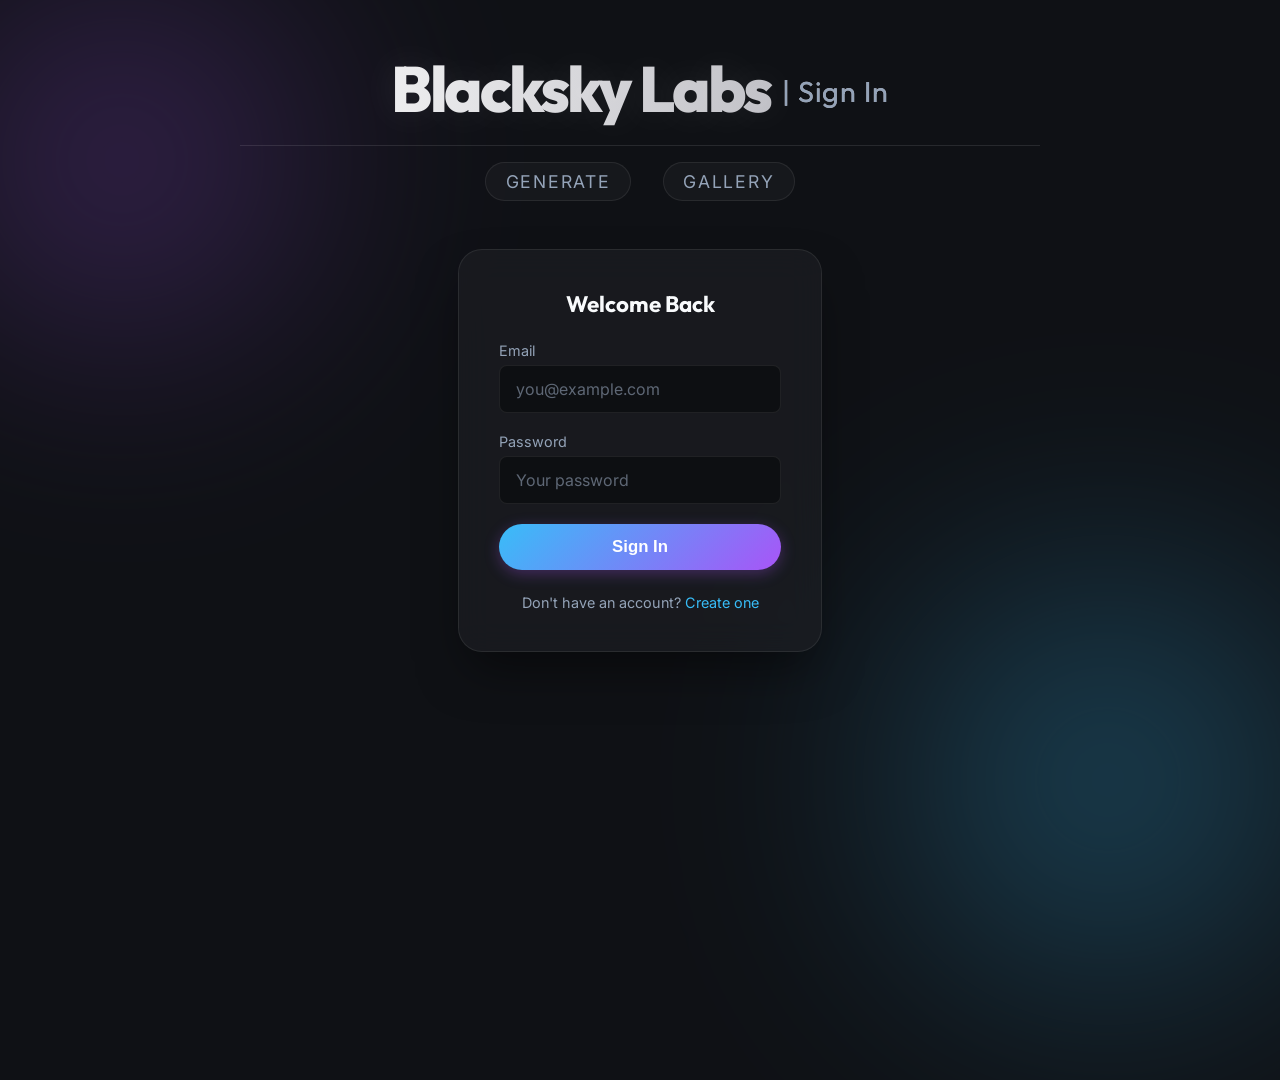
<file: templates/login.html>
<!DOCTYPE html>
<html lang="en">

<head>
    <meta charset="UTF-8">
    <meta name="viewport" content="width=device-width, initial-scale=1.0">
    <title>Symphony - Sign In</title>
    <link rel="stylesheet" href="/static/style.css">
    <link href="https://fonts.googleapis.com/css2?family=Inter:wght@300;400;500;600;700&display=swap" rel="stylesheet">
    <link href="https://fonts.googleapis.com/css2?family=Outfit:wght@400;600;800&display=swap" rel="stylesheet">
    <style>
        .auth-panel {
            max-width: 420px;
            margin: 0 auto;
        }
        .auth-input {
            width: 100%;
            padding: 0.8rem 1rem;
            background: rgba(0, 0, 0, 0.4);
            border: 1px solid var(--glass-border);
            border-radius: 8px;
            color: var(--text-primary);
            font-size: 1rem;
            font-family: 'Inter', sans-serif;
            transition: border-color 0.2s;
        }
        .auth-input:focus {
            outline: none;
            border-color: var(--accent-glow);
        }
        .auth-input::placeholder {
            color: var(--text-secondary);
            opacity: 0.6;
        }
        .auth-label {
            display: block;
            margin-bottom: 0.4rem;
            font-size: 0.9rem;
            color: var(--text-secondary);
        }
        .auth-field {
            margin-bottom: 1.25rem;
        }
        .auth-error {
            color: #ef4444;
            font-size: 0.85rem;
            margin-bottom: 1rem;
            display: none;
        }
        .auth-link {
            color: var(--accent-glow);
            text-decoration: none;
        }
        .auth-link:hover {
            text-decoration: underline;
        }
    </style>
</head>

<body>
    <div class="background-blob blob-1"></div>
    <div class="background-blob blob-2"></div>

    <main class="container">
        <header>
            <h1 class="glow-text" style="display: flex; align-items: center; justify-content: center; gap: 0.75rem;">
                Blacksky Labs
                <span style="font-size: 0.45em; font-weight: 400; color: var(--text-secondary); letter-spacing: 1px; margin-top: 0.3rem;">| Sign In</span>
            </h1>
            <div style="display: flex; justify-content: center; gap: 2rem; margin-top: 1rem; border-top: 1px solid rgba(255,255,255,0.1); padding-top: 1rem;">
                <a href="/" class="subtitle" style="text-decoration: none; cursor: pointer; transition: all 0.3s ease;">Generate</a>
                <a href="/gallery" class="subtitle" style="text-decoration: none; cursor: pointer; transition: all 0.3s ease;">Gallery</a>
            </div>
        </header>

        <section class="glass-panel auth-panel">
            <h2 style="font-family: 'Outfit', sans-serif; text-align: center; margin-bottom: 1.5rem; font-size: 1.4rem;">Welcome Back</h2>

            <div id="auth-error" class="auth-error"></div>

            <form id="login-form">
                <div class="auth-field">
                    <label class="auth-label" for="email">Email</label>
                    <input type="email" id="email" class="auth-input" placeholder="you@example.com" required autocomplete="email">
                </div>
                <div class="auth-field">
                    <label class="auth-label" for="password">Password</label>
                    <input type="password" id="password" class="auth-input" placeholder="Your password" required autocomplete="current-password">
                </div>
                <button type="submit" id="login-btn" class="primary-btn" style="width: 100%; margin-top: 0.5rem;">
                    <span class="btn-text">Sign In</span>
                    <span class="btn-loader hidden"></span>
                </button>
            </form>

            <p style="text-align: center; margin-top: 1.5rem; color: var(--text-secondary); font-size: 0.9rem;">
                Don't have an account? <a href="/register" class="auth-link">Create one</a>
            </p>
        </section>
    </main>

    <script>
        const form = document.getElementById('login-form');
        const errorDiv = document.getElementById('auth-error');
        const btn = document.getElementById('login-btn');

        form.addEventListener('submit', async (e) => {
            e.preventDefault();
            errorDiv.style.display = 'none';
            btn.disabled = true;
            btn.querySelector('.btn-text').textContent = 'Signing in...';

            try {
                const res = await fetch('/api/auth/login', {
                    method: 'POST',
                    headers: { 'Content-Type': 'application/json' },
                    body: JSON.stringify({
                        email: document.getElementById('email').value,
                        password: document.getElementById('password').value
                    })
                });

                const data = await res.json();

                if (!res.ok) {
                    errorDiv.textContent = data.error || 'Login failed';
                    errorDiv.style.display = 'block';
                    return;
                }

                window.location.href = '/';
            } catch (err) {
                errorDiv.textContent = 'Network error. Please try again.';
                errorDiv.style.display = 'block';
            } finally {
                btn.disabled = false;
                btn.querySelector('.btn-text').textContent = 'Sign In';
            }
        });
    </script>
</body>

</html>
</file>
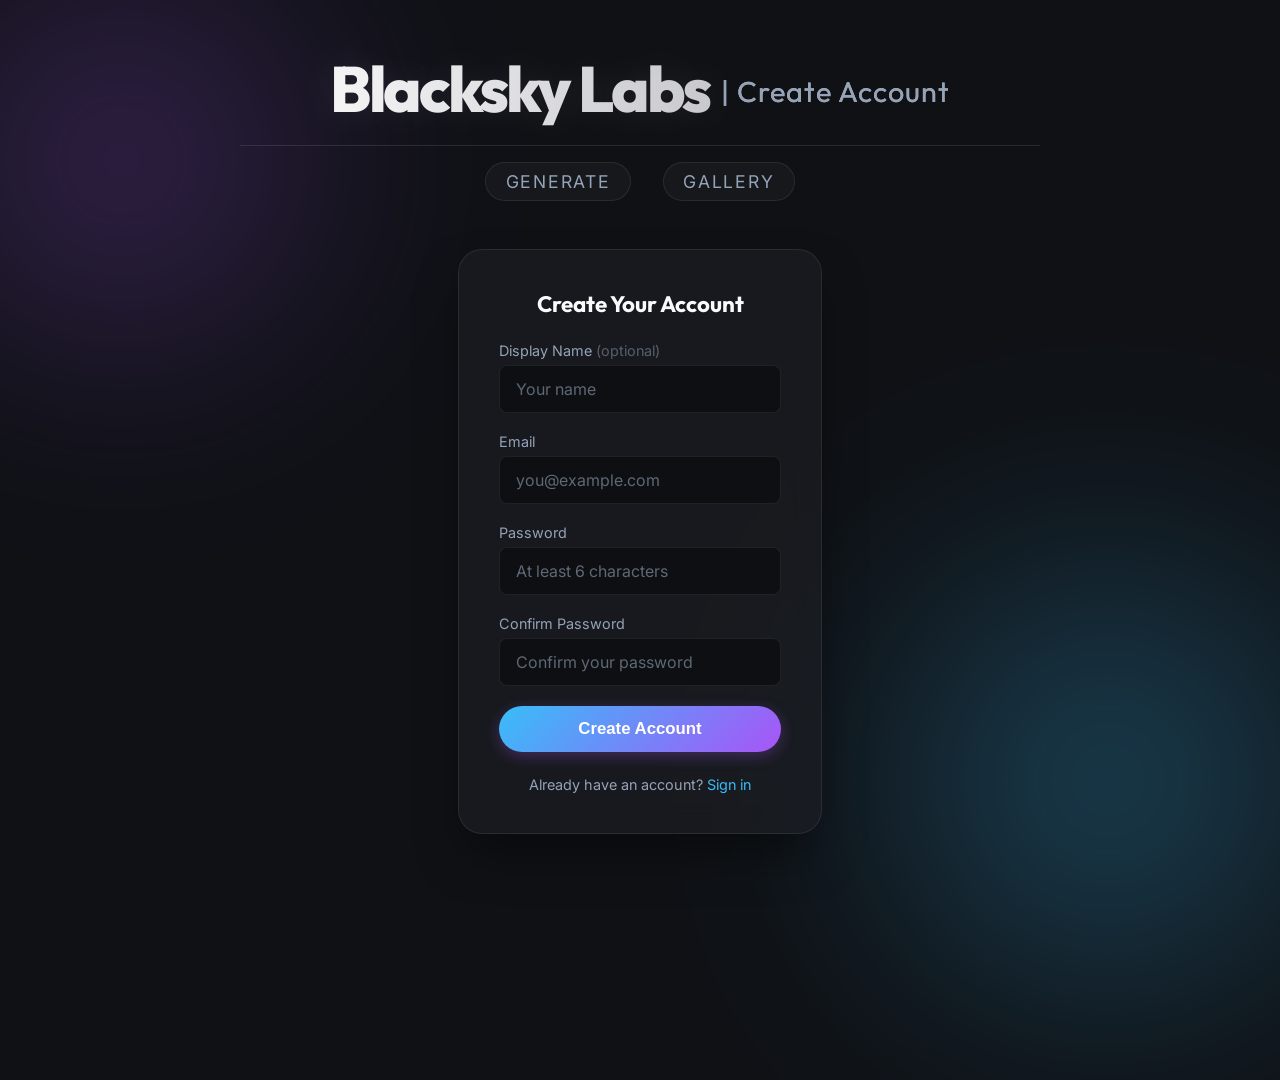
<file: templates/register.html>
<!DOCTYPE html>
<html lang="en">

<head>
    <meta charset="UTF-8">
    <meta name="viewport" content="width=device-width, initial-scale=1.0">
    <title>Symphony - Create Account</title>
    <link rel="stylesheet" href="/static/style.css">
    <link href="https://fonts.googleapis.com/css2?family=Inter:wght@300;400;500;600;700&display=swap" rel="stylesheet">
    <link href="https://fonts.googleapis.com/css2?family=Outfit:wght@400;600;800&display=swap" rel="stylesheet">
    <style>
        .auth-panel {
            max-width: 420px;
            margin: 0 auto;
        }
        .auth-input {
            width: 100%;
            padding: 0.8rem 1rem;
            background: rgba(0, 0, 0, 0.4);
            border: 1px solid var(--glass-border);
            border-radius: 8px;
            color: var(--text-primary);
            font-size: 1rem;
            font-family: 'Inter', sans-serif;
            transition: border-color 0.2s;
        }
        .auth-input:focus {
            outline: none;
            border-color: var(--accent-glow);
        }
        .auth-input::placeholder {
            color: var(--text-secondary);
            opacity: 0.6;
        }
        .auth-label {
            display: block;
            margin-bottom: 0.4rem;
            font-size: 0.9rem;
            color: var(--text-secondary);
        }
        .auth-field {
            margin-bottom: 1.25rem;
        }
        .auth-error {
            color: #ef4444;
            font-size: 0.85rem;
            margin-bottom: 1rem;
            display: none;
        }
        .auth-link {
            color: var(--accent-glow);
            text-decoration: none;
        }
        .auth-link:hover {
            text-decoration: underline;
        }
    </style>
</head>

<body>
    <div class="background-blob blob-1"></div>
    <div class="background-blob blob-2"></div>

    <main class="container">
        <header>
            <h1 class="glow-text" style="display: flex; align-items: center; justify-content: center; gap: 0.75rem;">
                Blacksky Labs
                <span style="font-size: 0.45em; font-weight: 400; color: var(--text-secondary); letter-spacing: 1px; margin-top: 0.3rem;">| Create Account</span>
            </h1>
            <div style="display: flex; justify-content: center; gap: 2rem; margin-top: 1rem; border-top: 1px solid rgba(255,255,255,0.1); padding-top: 1rem;">
                <a href="/" class="subtitle" style="text-decoration: none; cursor: pointer; transition: all 0.3s ease;">Generate</a>
                <a href="/gallery" class="subtitle" style="text-decoration: none; cursor: pointer; transition: all 0.3s ease;">Gallery</a>
            </div>
        </header>

        <section class="glass-panel auth-panel">
            <h2 style="font-family: 'Outfit', sans-serif; text-align: center; margin-bottom: 1.5rem; font-size: 1.4rem;">Create Your Account</h2>

            <div id="auth-error" class="auth-error"></div>

            <form id="register-form">
                <div class="auth-field">
                    <label class="auth-label" for="display_name">Display Name <span style="opacity: 0.5;">(optional)</span></label>
                    <input type="text" id="display_name" class="auth-input" placeholder="Your name" autocomplete="name">
                </div>
                <div class="auth-field">
                    <label class="auth-label" for="email">Email</label>
                    <input type="email" id="email" class="auth-input" placeholder="you@example.com" required autocomplete="email">
                </div>
                <div class="auth-field">
                    <label class="auth-label" for="password">Password</label>
                    <input type="password" id="password" class="auth-input" placeholder="At least 6 characters" required minlength="6" autocomplete="new-password">
                </div>
                <div class="auth-field">
                    <label class="auth-label" for="password_confirm">Confirm Password</label>
                    <input type="password" id="password_confirm" class="auth-input" placeholder="Confirm your password" required minlength="6" autocomplete="new-password">
                </div>
                <button type="submit" id="register-btn" class="primary-btn" style="width: 100%; margin-top: 0.5rem;">
                    <span class="btn-text">Create Account</span>
                    <span class="btn-loader hidden"></span>
                </button>
            </form>

            <p style="text-align: center; margin-top: 1.5rem; color: var(--text-secondary); font-size: 0.9rem;">
                Already have an account? <a href="/login" class="auth-link">Sign in</a>
            </p>
        </section>
    </main>

    <script>
        const form = document.getElementById('register-form');
        const errorDiv = document.getElementById('auth-error');
        const btn = document.getElementById('register-btn');

        form.addEventListener('submit', async (e) => {
            e.preventDefault();
            errorDiv.style.display = 'none';

            const password = document.getElementById('password').value;
            const confirm = document.getElementById('password_confirm').value;

            if (password !== confirm) {
                errorDiv.textContent = 'Passwords do not match';
                errorDiv.style.display = 'block';
                return;
            }

            btn.disabled = true;
            btn.querySelector('.btn-text').textContent = 'Creating account...';

            try {
                const res = await fetch('/api/auth/register', {
                    method: 'POST',
                    headers: { 'Content-Type': 'application/json' },
                    body: JSON.stringify({
                        email: document.getElementById('email').value,
                        display_name: document.getElementById('display_name').value,
                        password: password
                    })
                });

                const data = await res.json();

                if (!res.ok) {
                    errorDiv.textContent = data.error || 'Registration failed';
                    errorDiv.style.display = 'block';
                    return;
                }

                window.location.href = '/';
            } catch (err) {
                errorDiv.textContent = 'Network error. Please try again.';
                errorDiv.style.display = 'block';
            } finally {
                btn.disabled = false;
                btn.querySelector('.btn-text').textContent = 'Create Account';
            }
        });
    </script>
</body>

</html>
</file>
<file: static/style.css>
:root {
    --bg-color: #0f1115;
    --text-primary: #f8fafc;
    --text-secondary: #94a3b8;
    --accent-glow: #38bdf8;
    --accent-purple: #a855f7;
    --glass-bg: rgba(255, 255, 255, 0.03);
    --glass-border: rgba(255, 255, 255, 0.08);
    --panel-shadow: 0 25px 50px -12px rgba(0, 0, 0, 0.5);
    --transition-smooth: all 0.4s cubic-bezier(0.4, 0, 0.2, 1);
}

* {
    box-sizing: border-box;
    margin: 0;
    padding: 0;
}

body {
    font-family: 'Inter', sans-serif;
    background-color: var(--bg-color);
    color: var(--text-primary);
    min-height: 100vh;
    display: flex;
    justify-content: center;
    align-items: flex-start;
    padding: 3rem 1rem;
    overflow-x: hidden;
    position: relative;
}

/* Dynamic Background Blobs */
.background-blob {
    position: absolute;
    filter: blur(120px);
    z-index: -1;
    opacity: 0.4;
    animation: float 20s ease-in-out infinite;
}

.blob-1 {
    width: 500px;
    height: 500px;
    background: radial-gradient(circle, var(--accent-purple) 0%, transparent 70%);
    top: -10%;
    left: -10%;
}

.blob-2 {
    width: 600px;
    height: 600px;
    background: radial-gradient(circle, var(--accent-glow) 0%, transparent 70%);
    bottom: -20%;
    right: -10%;
    animation-delay: -10s;
}

@keyframes float {

    0%,
    100% {
        transform: translate(0, 0) scale(1);
    }

    33% {
        transform: translate(30px, -50px) scale(1.1);
    }

    66% {
        transform: translate(-20px, 20px) scale(0.9);
    }
}

.container {
    width: 100%;
    max-width: 800px;
    display: flex;
    flex-direction: column;
    gap: 2rem;
    z-index: 1;
}

header {
    text-align: center;
    margin-bottom: 1rem;
}

h1.glow-text {
    font-family: 'Outfit', sans-serif;
    font-size: 4rem;
    font-weight: 800;
    margin-bottom: 0.5rem;
    background: linear-gradient(to right, #fff, #a1a1aa);
    -webkit-background-clip: text;
    background-clip: text;
    color: transparent;
    letter-spacing: -0.05em;
    text-shadow: 0 0 40px rgba(255, 255, 255, 0.1);
}

.subtitle {
    display: inline-block;
    color: var(--text-secondary);
    font-size: 1.1rem;
    letter-spacing: 0.1em;
    text-transform: uppercase;
    border: 1px solid var(--glass-border);
    padding: 0.5rem 1.2rem;
    border-radius: 999px;
    background: var(--glass-bg);
}

/* Glassmorphism Panels */
.glass-panel {
    background: rgba(30, 32, 38, 0.6);
    backdrop-filter: blur(16px);
    -webkit-backdrop-filter: blur(16px);
    border: 1px solid var(--glass-border);
    border-radius: 24px;
    padding: 2.5rem;
    box-shadow: var(--panel-shadow);
    transition: var(--transition-smooth);
}

.glass-panel:hover {
    border-color: rgba(255, 255, 255, 0.15);
    box-shadow: 0 30px 60px -15px rgba(0, 0, 0, 0.7);
}

/* Inputs & Form */
.input-group {
    display: flex;
    flex-direction: column;
    gap: 0.75rem;
    margin-bottom: 2rem;
}

.input-group label {
    font-weight: 500;
    color: #e2e8f0;
    font-size: 1.1rem;
}

textarea {
    width: 100%;
    background: rgba(0, 0, 0, 0.3);
    border: 1px solid var(--glass-border);
    border-radius: 16px;
    padding: 1.25rem;
    color: #fff;
    font-family: inherit;
    font-size: 1.05rem;
    resize: none;
    transition: var(--transition-smooth);
    line-height: 1.5;
}

textarea:focus {
    outline: none;
    border-color: var(--accent-glow);
    background: rgba(0, 0, 0, 0.5);
    box-shadow: 0 0 0 4px rgba(56, 189, 248, 0.1);
}

textarea::placeholder {
    color: #475569;
}

/* Drop Zone Styles */
.drop-zone {
    width: 100%;
    min-height: 120px;
    padding: 1.5rem;
    display: flex;
    align-items: center;
    justify-content: center;
    text-align: center;
    font-weight: 500;
    font-size: 1rem;
    cursor: pointer;
    color: var(--text-secondary);
    border: 2px dashed rgba(255, 255, 255, 0.2);
    border-radius: 16px;
    background: rgba(0, 0, 0, 0.2);
    transition: var(--transition-smooth);
    position: relative;
    overflow: hidden;
}

.drop-zone--over {
    border-style: solid;
    border-color: var(--accent-glow);
    background: rgba(56, 189, 248, 0.05);
}

.drop-zone__input {
    display: none;
}

.drop-zone__preview {
    position: absolute;
    top: 0;
    left: 0;
    width: 100%;
    height: 100%;
    background: rgba(0, 0, 0, 0.8);
    display: flex;
    align-items: center;
    justify-content: center;
}

.drop-zone__preview img {
    max-width: 100%;
    max-height: 100%;
    object-fit: contain;
    border-radius: 16px;
}

.remove-btn {
    position: absolute;
    top: 10px;
    right: 10px;
    width: 30px;
    height: 30px;
    border-radius: 50%;
    border: none;
    background: rgba(255, 0, 0, 0.7);
    color: white;
    font-size: 1.5rem;
    line-height: 1;
    cursor: pointer;
    transition: var(--transition-smooth);
    display: flex;
    align-items: center;
    justify-content: center;
}

.remove-btn:hover {
    background: rgba(255, 0, 0, 0.9);
    transform: scale(1.1);
}

/* Slider Styles */
.strength-header {
    display: flex;
    justify-content: space-between;
    align-items: center;
    margin-bottom: 0.5rem;
}

#strength-val {
    color: var(--accent-glow);
    font-weight: 600;
}

.custom-slider {
    -webkit-appearance: none;
    appearance: none;
    width: 100%;
    height: 6px;
    background: rgba(255, 255, 255, 0.1);
    border-radius: 5px;
    outline: none;
}

.custom-slider::-webkit-slider-thumb {
    -webkit-appearance: none;
    appearance: none;
    width: 20px;
    height: 20px;
    border-radius: 50%;
    background: var(--accent-glow);
    cursor: pointer;
    transition: var(--transition-smooth);
}

.custom-slider::-webkit-slider-thumb:hover {
    transform: scale(1.2);
}

/* Radio Group */
.radio-group {
    display: flex;
    gap: 0.5rem;
    background: rgba(0, 0, 0, 0.2);
    padding: 0.5rem;
    border-radius: 999px;
    border: 1px solid var(--glass-border);
}

.radio-option {
    flex: 1;
    position: relative;
    cursor: pointer;
}

.radio-option input[type="radio"] {
    display: none;
}

.radio-label {
    display: flex;
    justify-content: center;
    align-items: center;
    padding: 0.6rem 1rem;
    border-radius: 999px;
    font-size: 0.95rem;
    font-weight: 500;
    color: var(--text-secondary);
    transition: var(--transition-smooth);
    background: transparent;
    text-align: center;
}

.radio-option input[type="radio"]:checked+.radio-label {
    background: var(--glass-bg);
    color: var(--text-primary);
    box-shadow: 0 4px 15px rgba(56, 189, 248, 0.2);
    border: 1px solid var(--accent-glow);
}

.radio-option:hover .radio-label {
    color: var(--text-primary);
}

/* Controls Row */
.controls-row {
    display: flex;
    justify-content: space-between;
    align-items: center;
}

/* Toggle Switch */
.toggle-switch {
    display: flex;
    align-items: center;
    cursor: pointer;
    gap: 0.75rem;
}

.toggle-switch input {
    display: none;
}

.slider {
    position: relative;
    width: 48px;
    height: 24px;
    background-color: rgba(255, 255, 255, 0.1);
    border-radius: 24px;
    transition: var(--transition-smooth);
    box-shadow: inset 0 2px 4px rgba(0, 0, 0, 0.3);
}

.slider:before {
    content: "";
    position: absolute;
    height: 18px;
    width: 18px;
    left: 3px;
    bottom: 3px;
    background-color: var(--text-secondary);
    border-radius: 50%;
    transition: .3s cubic-bezier(0.4, 0.0, 0.2, 1);
}

input:checked+.slider {
    background-color: var(--accent-purple);
}

input:checked+.slider:before {
    transform: translateX(24px);
    background-color: #fff;
}

.toggle-label {
    font-size: 0.95rem;
    color: var(--text-secondary);
    transition: color 0.3s ease;
}

input:checked~.toggle-label {
    color: var(--text-primary);
}

/* Primary Button */
.primary-btn {
    background: linear-gradient(135deg, var(--accent-glow), var(--accent-purple));
    color: white;
    border: none;
    border-radius: 999px;
    padding: 0.8rem 2rem;
    font-size: 1.05rem;
    font-weight: 600;
    cursor: pointer;
    position: relative;
    overflow: hidden;
    transition: var(--transition-smooth);
    box-shadow: 0 4px 15px rgba(168, 85, 247, 0.3);
    display: flex;
    justify-content: center;
    align-items: center;
    min-width: 180px;
}

.primary-btn:hover {
    transform: translateY(-2px);
    box-shadow: 0 8px 25px rgba(168, 85, 247, 0.4);
    background: linear-gradient(135deg, #7dd3fc, #c084fc);
}

.primary-btn:active {
    transform: translateY(1px);
}

.primary-btn:disabled {
    opacity: 0.7;
    cursor: not-allowed;
    transform: none;
}

/* Secondary Button */
.secondary-btn {
    background: rgba(255, 255, 255, 0.05);
    color: var(--text-primary);
    border: 1px solid var(--glass-border);
    border-radius: 999px;
    padding: 0.8rem 2rem;
    font-size: 1.05rem;
    font-weight: 500;
    cursor: pointer;
    position: relative;
    overflow: hidden;
    transition: var(--transition-smooth);
    display: flex;
    justify-content: center;
    align-items: center;
    min-width: 150px;
}

.secondary-btn:hover {
    background: rgba(255, 255, 255, 0.1);
    border-color: rgba(255, 255, 255, 0.2);
    transform: translateY(-2px);
}

.secondary-btn:active {
    transform: translateY(1px);
}

.secondary-btn:disabled {
    opacity: 0.5;
    cursor: not-allowed;
    transform: none;
}

/* Action Icon Button (like Download) */
.action-btn {
    display: inline-flex;
    align-items: center;
    justify-content: center;
    background: rgba(255, 255, 255, 0.1);
    color: var(--text-primary);
    border: 1px solid rgba(255, 255, 255, 0.2);
    border-radius: 8px;
    padding: 0.6rem 1rem;
    transition: all 0.2s ease;
    cursor: pointer;
    box-shadow: 0 2px 5px rgba(0, 0, 0, 0.2);
}

.action-btn:hover {
    background: rgba(255, 255, 255, 0.2);
    border-color: var(--accent-glow);
    color: #fff;
    transform: translateY(-2px);
    box-shadow: 0 4px 8px rgba(0, 0, 0, 0.3);
}

.action-btn:active {
    transform: translateY(1px);
}

.action-btn.selected-reference {
    background: rgba(168, 85, 247, 0.4);
    /* accentuate with purple */
    border-color: var(--accent-glow);
    color: #fff;
    box-shadow: 0 0 10px rgba(125, 211, 252, 0.5);
}

.action-btn.selected-reference svg {
    color: var(--accent-glow);
}

/* Loading State */
.btn-loader {
    width: 20px;
    height: 20px;
    border: 3px solid rgba(255, 255, 255, 0.3);
    border-radius: 50%;
    border-top-color: #fff;
    animation: spin 1s ease-in-out infinite;
    position: absolute;
}

/* Result Panel */
.result-panel {
    display: flex;
    flex-direction: column;
    gap: 1.5rem;
    opacity: 1;
    transform: translateY(0);
}

.result-panel.hidden {
    display: none;
    opacity: 0;
    transform: translateY(20px);
}

.image-wrapper {
    position: relative;
    width: 100%;
    border-radius: 16px;
    overflow: hidden;
    background: rgba(0, 0, 0, 0.5);
    min-height: 300px;
    display: flex;
    justify-content: center;
    align-items: center;
    border: 1px solid var(--glass-border);
}

#generated-image {
    width: 100%;
    height: auto;
    object-fit: contain;
    display: block;
    transition: opacity 0.5s ease;
}

#generated-image[src=""] {
    opacity: 0;
}

/* Loading Overlay for Image */
.image-overlay {
    position: absolute;
    inset: 0;
    background: rgba(15, 17, 21, 0.8);
    backdrop-filter: blur(8px);
    display: flex;
    flex-direction: column;
    justify-content: center;
    align-items: center;
    gap: 1.5rem;
    z-index: 10;
    transition: opacity 0.3s ease;
}

.image-overlay.hidden {
    opacity: 0;
    pointer-events: none;
}

.spinner {
    width: 50px;
    height: 50px;
    border: 4px solid var(--glass-border);
    border-right-color: var(--accent-glow);
    border-bottom-color: var(--accent-purple);
    border-radius: 50%;
    animation: spin 1.5s linear infinite;
}

.status-text {
    font-size: 1.1rem;
    font-weight: 500;
    color: var(--text-primary);
    background: linear-gradient(90deg, #fff, #a1a1aa, #fff);
    background-size: 200% auto;
    background-clip: text;
    -webkit-background-clip: text;
    -webkit-text-fill-color: transparent;
    animation: shine 2s linear infinite;
}

@keyframes spin {
    to {
        transform: rotate(360deg);
    }
}

@keyframes shine {
    to {
        background-position: 200% center;
    }
}

/* Prompt Details */
.prompt-details {
    padding-top: 1.5rem;
    border-top: 1px solid var(--glass-border);
}

.prompt-details h3 {
    font-size: 0.9rem;
    text-transform: uppercase;
    letter-spacing: 0.05em;
    color: var(--text-secondary);
    margin-bottom: 0.75rem;
}

#expanded-prompt-text {
    font-size: 0.95rem;
    line-height: 1.6;
    color: #e2e8f0;
    font-style: italic;
    background: rgba(0, 0, 0, 0.2);
    padding: 1rem;
    border-radius: 12px;
}

/* Utility */
.hidden {
    display: none !important;
}

/* Animations */
@keyframes fadeIn {
    from {
        opacity: 0;
        transform: translateY(10px);
    }

    to {
        opacity: 1;
        transform: translateY(0);
    }
}

.fade-in {
    animation: fadeIn 0.5s ease forwards;
}

/* Progress Bar */
.progress-container {
    width: 80%;
    height: 8px;
    background: rgba(255, 255, 255, 0.1);
    border-radius: 999px;
    overflow: hidden;
    margin-top: 1rem;
    box-shadow: inset 0 2px 4px rgba(0, 0, 0, 0.5);
    transition: opacity 0.3s ease;
}

.progress-bar {
    height: 100%;
    width: 0%;
    background: linear-gradient(90deg, var(--accent-glow), var(--accent-purple));
    border-radius: 999px;
    transition: width 0.3s ease;
    box-shadow: 0 0 10px rgba(168, 85, 247, 0.5);
}

/* Mobile Responsiveness */
@media (max-width: 600px) {
    body {
        padding: 1rem 0.5rem;
    }

    header h1.glow-text {
        font-size: 2.5rem;
        flex-direction: column;
        gap: 0.2rem !important;
    }

    header div {
        gap: 1rem !important;
    }

    .subtitle {
        font-size: 0.85rem;
        padding: 0.4rem 0.8rem;
    }

    .glass-panel {
        padding: 1rem;
        border-radius: 16px;
    }

    .radio-group {
        flex-direction: column;
        border-radius: 12px;
    }

    .radio-label {
        border-radius: 8px;
    }

    .controls-row {
        flex-direction: column;
        align-items: stretch;
        gap: 1.5rem;
    }

    .controls-row>div {
        flex-direction: column;
        width: 100%;
        gap: 1rem !important;
    }

    .primary-btn,
    .secondary-btn {
        width: 100%;
        margin-left: 0 !important;
    }

    .image-wrapper {
        min-height: 200px;
    }

    .prompt-details {
        padding-top: 1rem;
    }

    #reference-panel>div:last-child {
        flex-direction: column;
        align-items: flex-start;
    }
}
</file>
